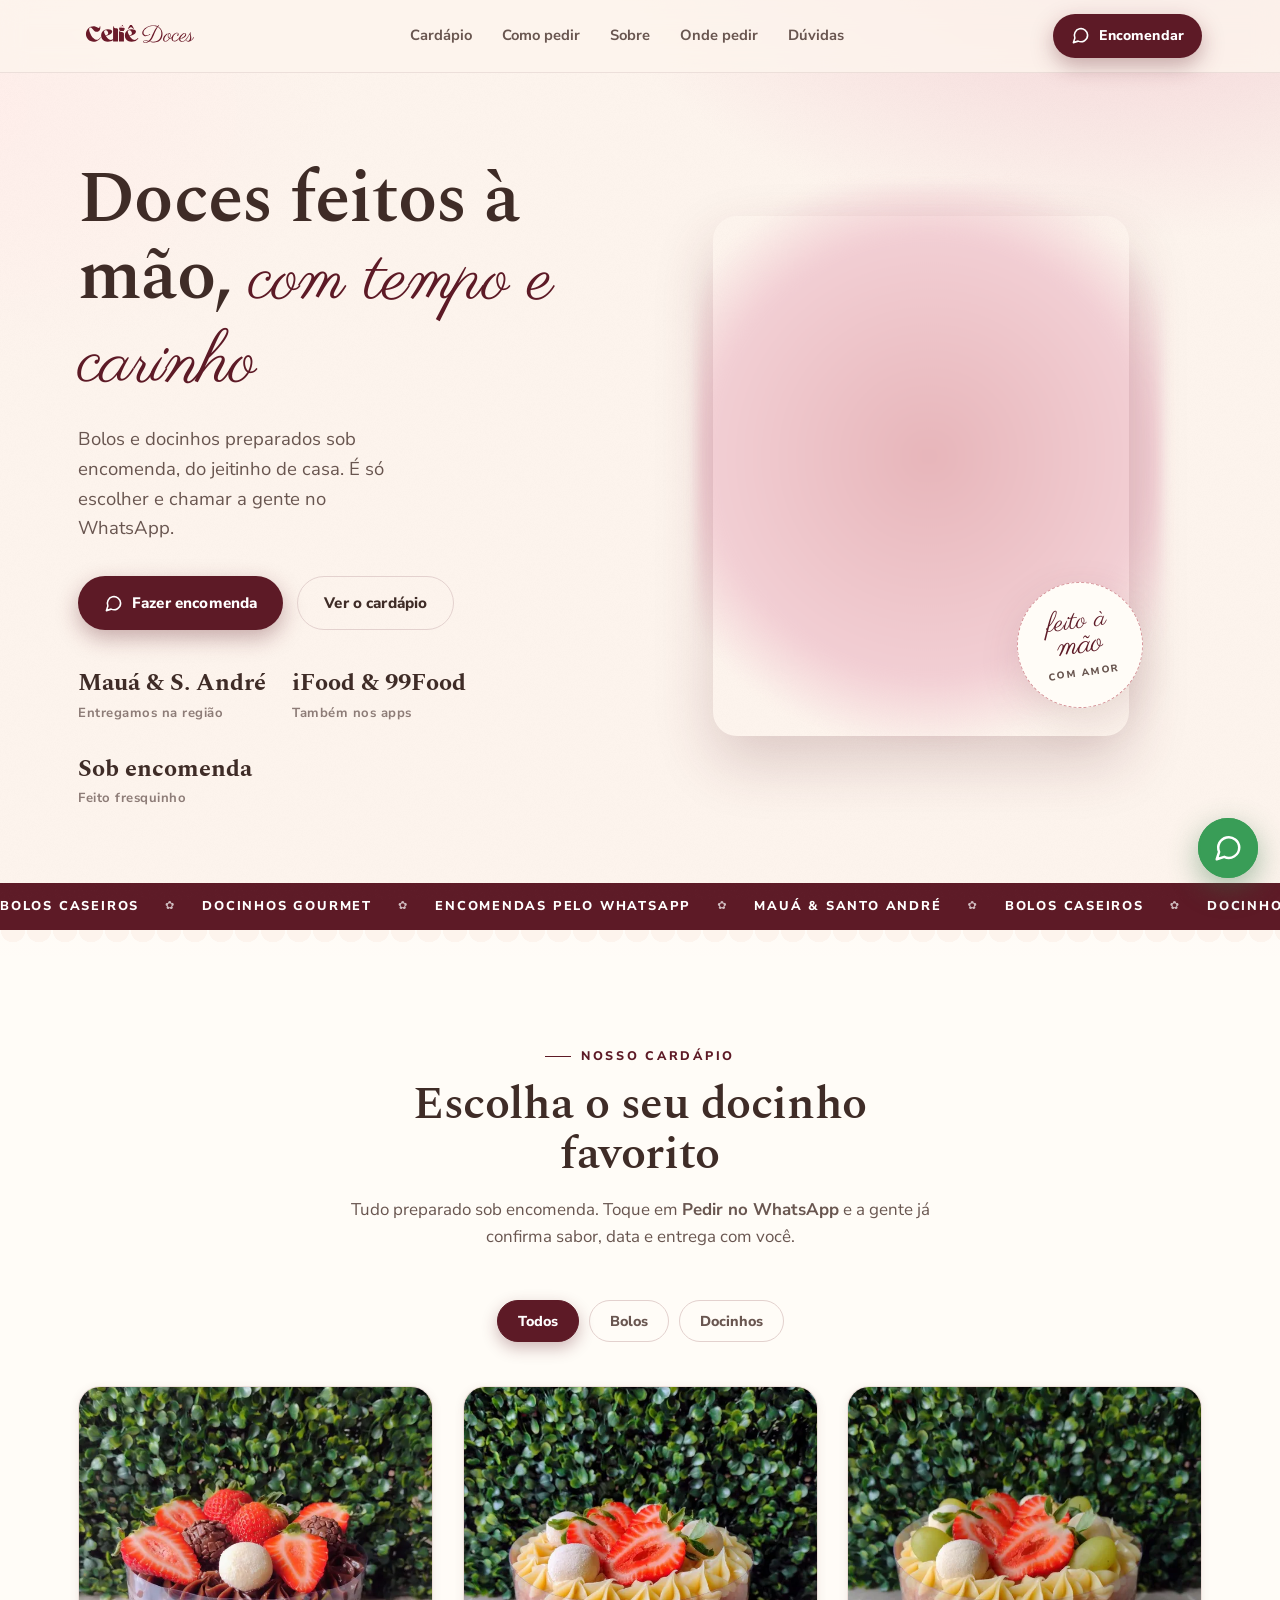
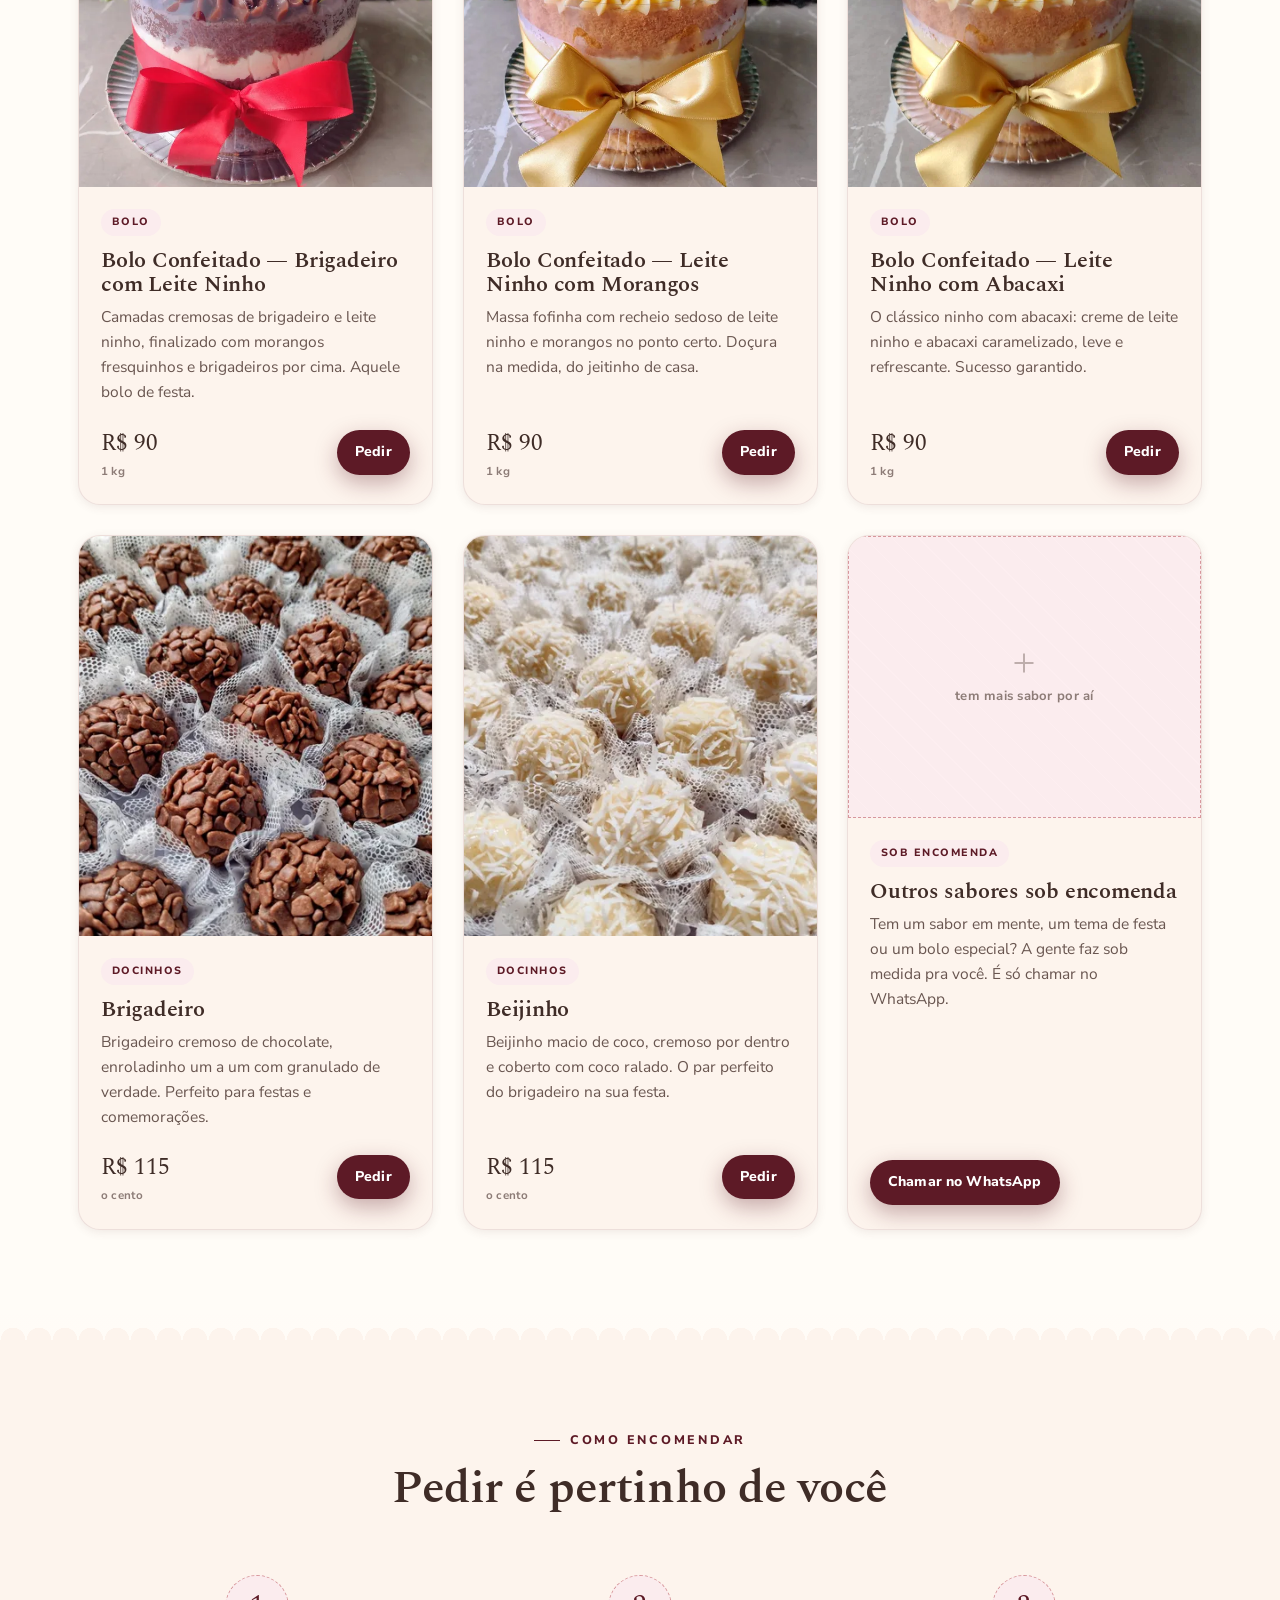
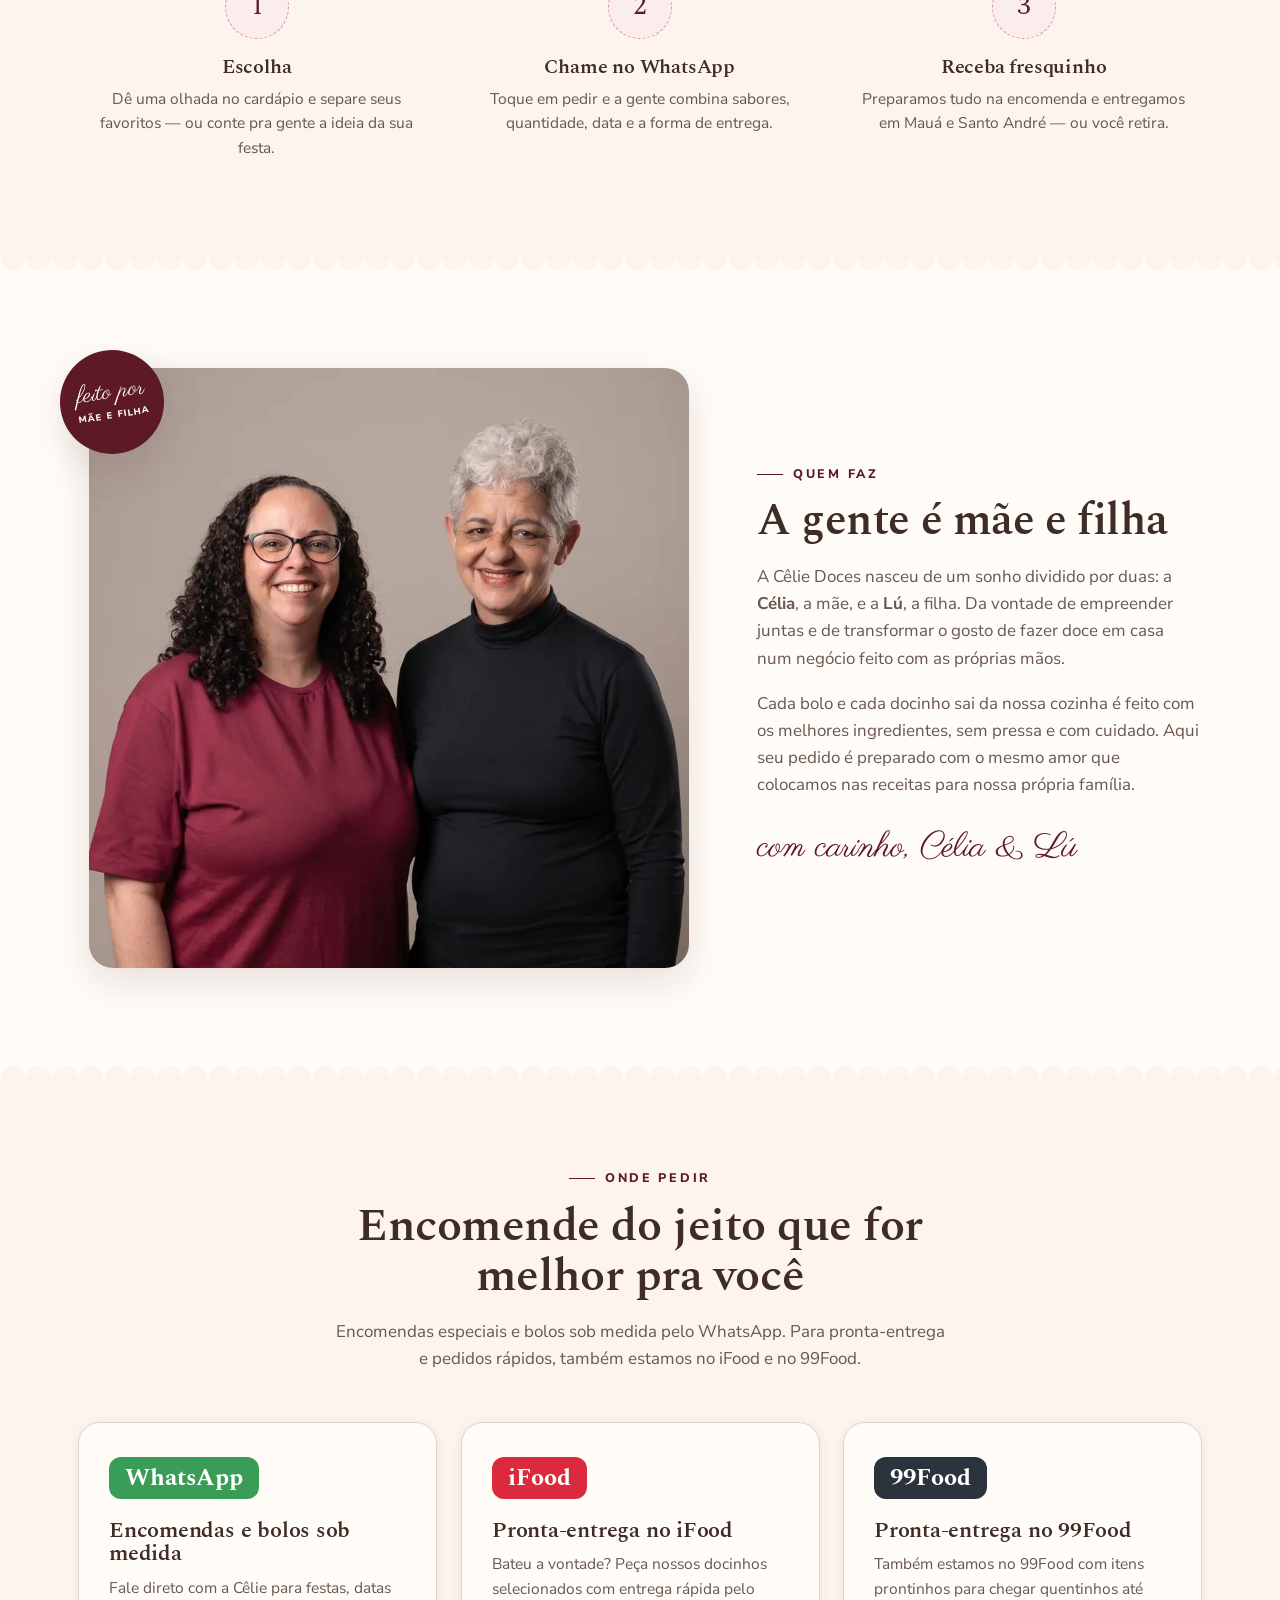
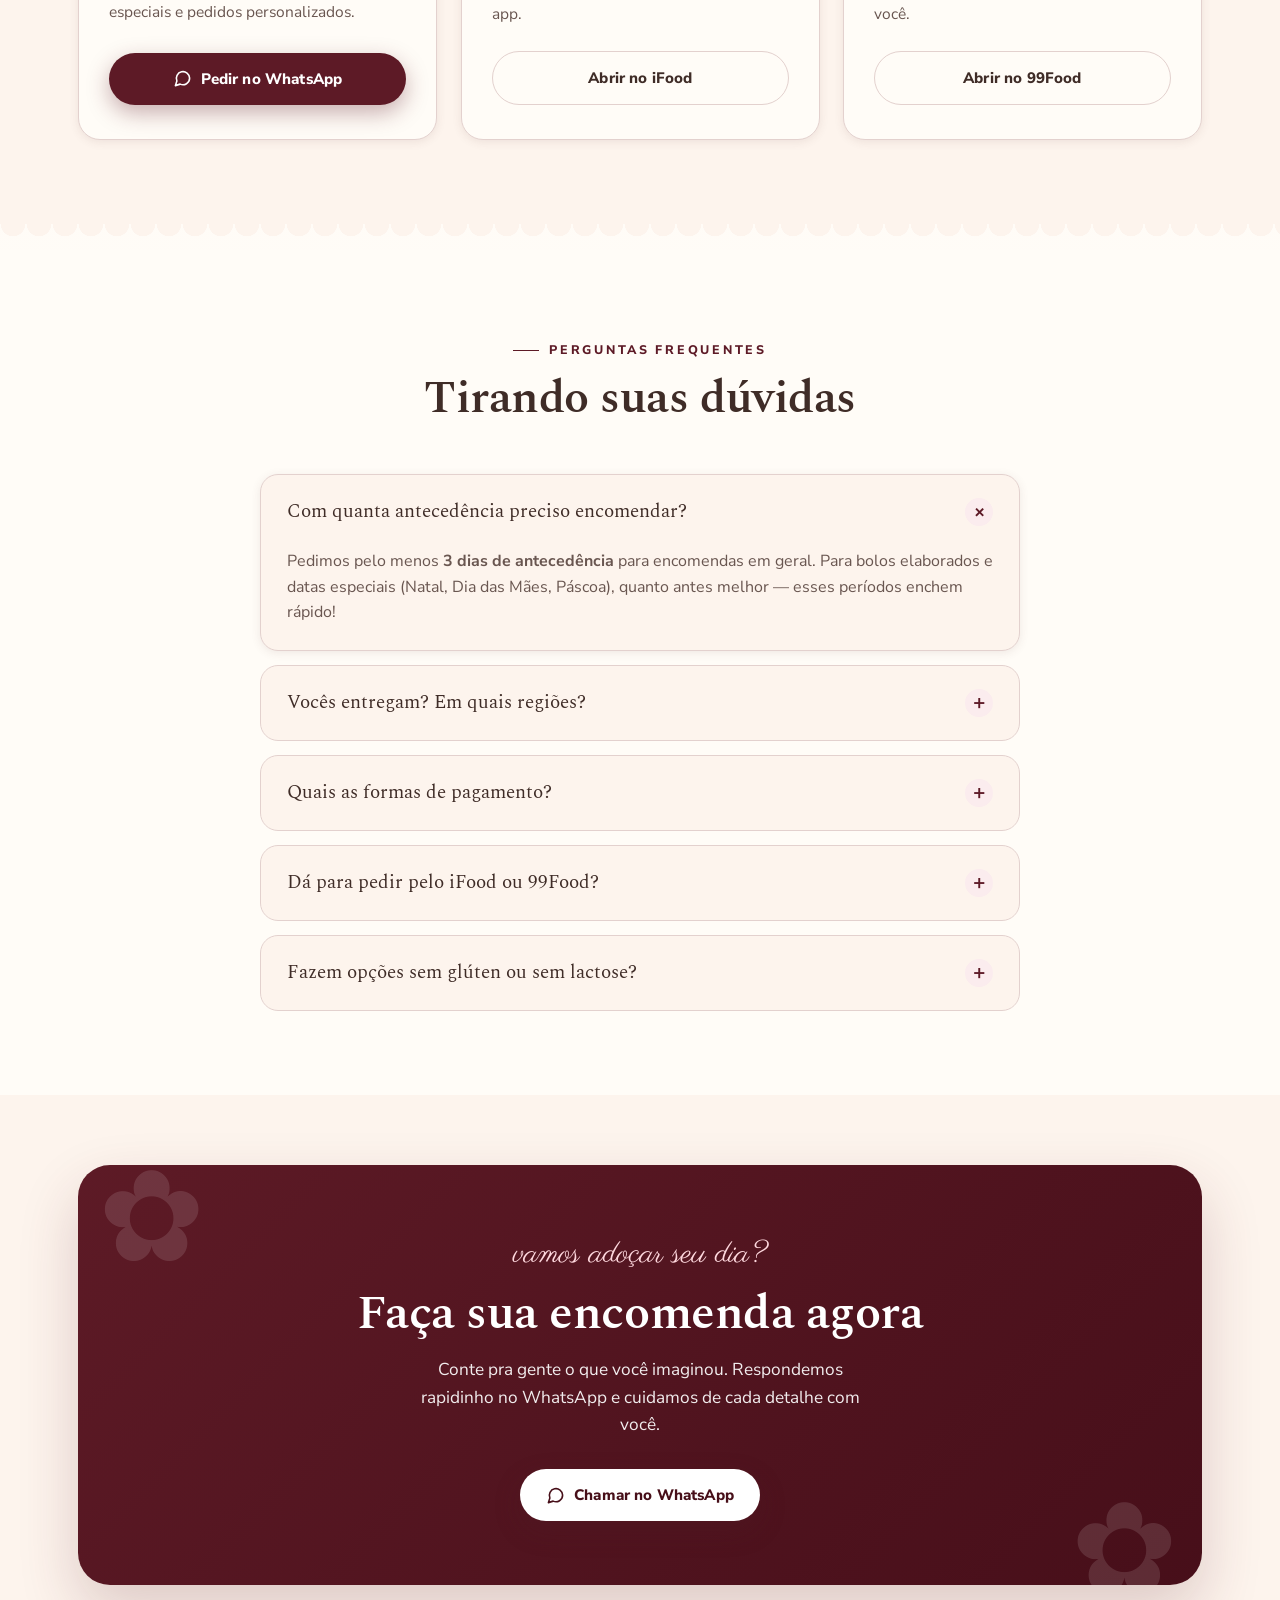
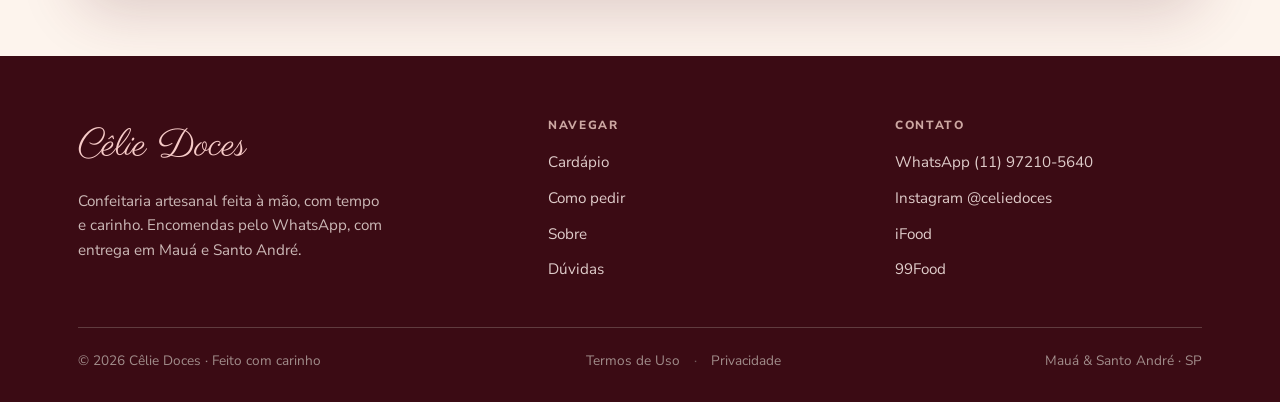
<file: index.html>
<!DOCTYPE html>
<html lang="pt-BR">
<head>
<meta charset="UTF-8">
<meta name="viewport" content="width=device-width, initial-scale=1.0">
<title>Cêlie Doces — Confeitaria artesanal por encomenda</title>
<meta name="description" content="Cêlie Doces — confeitaria artesanal feita à mão, com tempo e carinho. Bolos, tortas e docinhos sob encomenda pelo WhatsApp, com entrega em Mauá e Santo André. Também no iFood e 99Food.">
<meta name="theme-color" content="#6B1A29">
<link rel="icon" type="image/svg+xml" href="assets/LogoTab.svg">

<!-- Open Graph / social -->
<meta property="og:type" content="website">
<meta property="og:locale" content="pt_BR">
<meta property="og:title" content="Cêlie Doces — Confeitaria artesanal por encomenda">
<meta property="og:description" content="Bolos, tortas e docinhos feitos à mão, sob encomenda pelo WhatsApp. Entrega em Mauá e Santo André.">
<meta property="og:image" content="assets/bolo.jpg">
<meta name="twitter:card" content="summary_large_image">

<link rel="preconnect" href="https://fonts.googleapis.com">
<link rel="preconnect" href="https://fonts.gstatic.com" crossorigin>
<link href="https://fonts.googleapis.com/css2?family=Parisienne&family=Spectral:ital,wght@0,400;0,500;0,600;1,500&family=Nunito+Sans:wght@400;600;700;800&display=swap" rel="stylesheet">

<!-- LCP image: preload the hero photo -->
<link rel="preload" as="image" href="assets/bolo.webp"
      imagesrcset="assets/bolo-480.webp 480w, assets/bolo.webp 773w"
      imagesizes="(max-width:900px) 90vw, 50vw" fetchpriority="high">

<link rel="stylesheet" href="styles-v3.css?v=9">
</head>
<body>

<!-- ====================== NAV ====================== -->
<header class="nav">
  <div class="wrap nav-inner">
    <a href="#topo" class="brand" aria-label="Cêlie Doces">
      <img class="brand-logo" src="assets/Logo.svg" alt="Cêlie Doces" width="176" height="60">
    </a>
    <nav class="nav-links" id="navLinks">
      <a href="#cardapio">Cardápio</a>
      <a href="#encomendar">Como pedir</a>
      <a href="#sobre">Sobre</a>
      <a href="#onde-pedir">Onde pedir</a>
      <a href="#duvidas">Dúvidas</a>
    </nav>
    <div class="nav-cta">
      <a class="btn btn-primary btn-sm js-wa" data-msg="Olá, Cêlie! Vim pelo site e gostaria de fazer uma encomenda">
        <svg viewBox="0 0 24 24" fill="none" stroke="currentColor" stroke-width="2" stroke-linecap="round" stroke-linejoin="round"><path d="M21 11.5a8.4 8.4 0 0 1-12 7.6L3 21l1.9-5.9A8.4 8.4 0 1 1 21 11.5z"/></svg>
        Encomendar
      </a>
      <button class="nav-toggle" id="navToggle" aria-label="Menu" aria-expanded="false" aria-controls="navLinks">
        <svg width="20" height="20" viewBox="0 0 24 24" fill="none" stroke="currentColor" stroke-width="2.2" stroke-linecap="round"><path d="M3 6h18M3 12h18M3 18h18"/></svg>
      </button>
    </div>
  </div>
</header>

<!-- ====================== HERO ====================== -->
<main id="topo">
<section class="hero">
  <div class="wrap hero-grid">
    <div class="hero-copy">
      <h1>Doces feitos à mão, <em>com tempo e carinho</em></h1>
      <p class="lead">Bolos e docinhos preparados sob encomenda, do jeitinho de casa. É só escolher e chamar a gente no WhatsApp.</p>
      <div class="hero-actions">
        <a class="btn btn-primary js-wa" data-msg="Olá, Cêlie! Vim pelo site e gostaria de fazer uma encomenda">
          <svg viewBox="0 0 24 24" fill="none" stroke="currentColor" stroke-width="2" stroke-linecap="round" stroke-linejoin="round"><path d="M21 11.5a8.4 8.4 0 0 1-12 7.6L3 21l1.9-5.9A8.4 8.4 0 1 1 21 11.5z"/></svg>
          Fazer encomenda
        </a>
        <a class="btn btn-ghost" href="#cardapio">Ver o cardápio</a>
      </div>
    </div>
    <div class="hero-art">
      <div class="blob"></div>
      <img class="hero-img"
           src="assets/bolo.webp"
           srcset="assets/bolo-480.webp 480w, assets/bolo.webp 773w"
           sizes="(max-width:900px) 90vw, 440px"
           width="773" height="965"
           alt="Bolo de chocolate com morangos da Cêlie Doces"
           fetchpriority="high" decoding="async">
      <div class="hero-badge">
        <span class="s">feito à</span>
        <span class="s" style="font-size:2rem;margin-top:-6px">mão</span>
        <span class="t">com amor</span>
      </div>
    </div>
    <div class="hero-meta">
      <div class="item"><b>Mauá &amp; S. André</b><span>Entregamos na região</span></div>
      <div class="item"><b>iFood &amp; 99Food</b><span>Também nos apps</span></div>
      <div class="item"><b>Sob encomenda</b><span>Feito fresquinho</span></div>
    </div>
  </div>
</section>

<!-- ribbon -->
<div class="ribbon" aria-hidden="true">
  <div class="track">
    <span>Bolos caseiros</span><span>Docinhos gourmet</span><span>Encomendas pelo WhatsApp</span><span>Mauá &amp; Santo André</span>
    <span>Bolos caseiros</span><span>Docinhos gourmet</span><span>Encomendas pelo WhatsApp</span><span>Mauá &amp; Santo André</span>
  </div>
</div>

<!-- ====================== CARDÁPIO ====================== -->
<div class="scallop on-card"></div>
<section class="section menu" id="cardapio">
  <div class="wrap">
    <div class="section-head reveal">
      <span class="eyebrow">Nosso cardápio</span>
      <h2>Escolha o seu docinho favorito</h2>
      <p>Tudo preparado sob encomenda. Toque em <b>Pedir no WhatsApp</b> e a gente já confirma sabor, data e entrega com você.</p>
    </div>

    <div class="filters" id="filters">
      <button class="chip active" data-cat="todos">Todos</button>
      <button class="chip" data-cat="bolos">Bolos</button>
      <button class="chip" data-cat="docinhos">Docinhos</button>
    </div>

    <div class="grid" id="menuGrid">

      <!-- BOLOS -->
      <article class="product-card reveal" data-cat="bolos">
        <img class="product-photo" src="assets/bolo-brigadeiro-ninho.webp" width="500" height="400" loading="lazy"
             alt="Bolo confeitado de brigadeiro com leite ninho e morangos, com laço vermelho">
        <div class="pc-body">
          <span class="tag">Bolo</span>
          <h3 class="product-name">Bolo Confeitado — Brigadeiro com Leite Ninho</h3>
          <p class="product-desc">Camadas cremosas de brigadeiro e leite ninho, finalizado com morangos fresquinhos e brigadeiros por cima. Aquele bolo de festa.</p>
          <div class="pc-foot">
            <span class="product-price">R$ 90<small>1 kg</small></span>
            <a class="btn btn-primary btn-sm js-order">Pedir</a>
          </div>
        </div>
      </article>

      <article class="product-card reveal" data-cat="bolos">
        <img class="product-photo" src="assets/bolo-ninho-morango.webp" width="500" height="400" loading="lazy"
             alt="Bolo confeitado de leite ninho com morangos, com laço dourado">
        <div class="pc-body">
          <span class="tag">Bolo</span>
          <h3 class="product-name">Bolo Confeitado — Leite Ninho com Morangos</h3>
          <p class="product-desc">Massa fofinha com recheio sedoso de leite ninho e morangos no ponto certo. Doçura na medida, do jeitinho de casa.</p>
          <div class="pc-foot">
            <span class="product-price">R$ 90<small>1 kg</small></span>
            <a class="btn btn-primary btn-sm js-order">Pedir</a>
          </div>
        </div>
      </article>

      <article class="product-card reveal" data-cat="bolos">
        <img class="product-photo" src="assets/bolo-ninho-abacaxi.webp" width="500" height="400" loading="lazy"
             alt="Bolo confeitado de leite ninho com abacaxi, com laço dourado">
        <div class="pc-body">
          <span class="tag">Bolo</span>
          <h3 class="product-name">Bolo Confeitado — Leite Ninho com Abacaxi</h3>
          <p class="product-desc">O clássico ninho com abacaxi: creme de leite ninho e abacaxi caramelizado, leve e refrescante. Sucesso garantido.</p>
          <div class="pc-foot">
            <span class="product-price">R$ 90<small>1 kg</small></span>
            <a class="btn btn-primary btn-sm js-order">Pedir</a>
          </div>
        </div>
      </article>

      <!-- DOCINHOS -->
      <article class="product-card reveal" data-cat="docinhos">
        <img class="product-photo" src="assets/brigadeiro.webp" width="500" height="400" loading="lazy"
             alt="Brigadeiros enrolados um a um, com granulado de chocolate">
        <div class="pc-body">
          <span class="tag">Docinhos</span>
          <h3 class="product-name">Brigadeiro</h3>
          <p class="product-desc">Brigadeiro cremoso de chocolate, enroladinho um a um com granulado de verdade. Perfeito para festas e comemorações.</p>
          <div class="pc-foot">
            <span class="product-price">R$ 115<small>o cento</small></span>
            <a class="btn btn-primary btn-sm js-order">Pedir</a>
          </div>
        </div>
      </article>

      <article class="product-card reveal" data-cat="docinhos">
        <img class="product-photo" src="assets/beijinho.webp" width="500" height="400" loading="lazy"
             alt="Beijinhos enrolados um a um, cobertos com coco ralado">
        <div class="pc-body">
          <span class="tag">Docinhos</span>
          <h3 class="product-name">Beijinho</h3>
          <p class="product-desc">Beijinho macio de coco, cremoso por dentro e coberto com coco ralado. O par perfeito do brigadeiro na sua festa.</p>
          <div class="pc-foot">
            <span class="product-price">R$ 115<small>o cento</small></span>
            <a class="btn btn-primary btn-sm js-order">Pedir</a>
          </div>
        </div>
      </article>

      <!-- SOB ENCOMENDA (aparece só em "Todos") -->
      <article class="product-card reveal" data-cat="encomenda">
        <div class="ph" role="img" aria-label="outros sabores sob encomenda">
          <svg viewBox="0 0 24 24" fill="none" stroke="currentColor" stroke-width="1.6" stroke-linecap="round" stroke-linejoin="round"><path d="M12 5v14M5 12h14"/></svg>
          <span>tem mais sabor por aí</span>
        </div>
        <div class="pc-body">
          <span class="tag">Sob encomenda</span>
          <h3 class="product-name">Outros sabores sob encomenda</h3>
          <p class="product-desc">Tem um sabor em mente, um tema de festa ou um bolo especial? A gente faz sob medida pra você. É só chamar no WhatsApp.</p>
          <div class="pc-foot">
            <a class="btn btn-primary btn-sm js-wa" data-msg="Olá, Cêlie! Quero um doce sob encomenda. Pode me ajudar?">Chamar no WhatsApp</a>
          </div>
        </div>
      </article>

    </div>
  </div>
</section>
<div class="scallop on-card" style="transform:scaleY(-1)"></div>

<!-- ====================== COMO ENCOMENDAR ====================== -->
<section class="section" id="encomendar">
  <div class="wrap">
    <div class="section-head reveal">
      <span class="eyebrow">Como encomendar</span>
      <h2>Pedir é pertinho de você</h2>
    </div>
    <div class="steps">
      <div class="step reveal">
        <div class="num"></div>
        <h3>Escolha</h3>
        <p>Dê uma olhada no cardápio e separe seus favoritos — ou conte pra gente a ideia da sua festa.</p>
      </div>
      <div class="step reveal">
        <div class="num"></div>
        <h3>Chame no WhatsApp</h3>
        <p>Toque em pedir e a gente combina sabores, quantidade, data e a forma de entrega.</p>
      </div>
      <div class="step reveal">
        <div class="num"></div>
        <h3>Receba fresquinho</h3>
        <p>Preparamos tudo na encomenda e entregamos em Mauá e Santo André — ou você retira.</p>
      </div>
    </div>
  </div>
</section>

<!-- ====================== SOBRE ====================== -->
<div class="scallop on-card"></div>
<section class="section about" id="sobre">
  <div class="wrap about-grid">
    <div class="about-art reveal">
      <div class="stamp">
        <span class="s">feito por</span>
        <span class="t">mãe e filha</span>
      </div>
      <img class="about-photo" src="assets/celie-lu-sq.webp" width="800" height="800" loading="lazy"
           alt="Lú e Célia, mãe e filha por trás da Cêlie Doces">
    </div>
    <div class="about-text reveal">
      <span class="eyebrow">Quem faz</span>
      <h2>A gente é mãe e filha</h2>
      <p>A Cêlie Doces nasceu de um sonho dividido por duas: a <b>Célia</b>, a mãe, e a <b>Lú</b>, a filha. Da vontade de empreender juntas e de transformar o gosto de fazer doce em casa num negócio feito com as próprias mãos.</p>
      <p>Cada bolo e cada docinho sai da nossa cozinha é feito com os melhores ingredientes, sem pressa e com cuidado. Aqui seu pedido é preparado com o mesmo amor que colocamos nas receitas para nossa própria família.</p>
      <div class="about-sign">com carinho, Célia &amp; Lú</div>
    </div>
  </div>
</section>
<div class="scallop on-card" style="transform:scaleY(-1)"></div>

<!-- ====================== ONDE PEDIR ====================== -->
<section class="section where" id="onde-pedir">
  <div class="wrap">
    <div class="section-head reveal">
      <span class="eyebrow">Onde pedir</span>
      <h2>Encomende do jeito que for melhor pra você</h2>
      <p>Encomendas especiais e bolos sob medida pelo WhatsApp. Para pronta-entrega e pedidos rápidos, também estamos no iFood e no 99Food.</p>
    </div>
    <div class="where-grid">
      <div class="where-card reveal">
        <span class="logo wa">WhatsApp</span>
        <h3>Encomendas e bolos sob medida</h3>
        <p>Fale direto com a Cêlie para festas, datas especiais e pedidos personalizados.</p>
        <a class="btn btn-primary js-wa" data-msg="Olá, Cêlie! Gostaria de fazer uma encomenda">
          <svg viewBox="0 0 24 24" fill="none" stroke="currentColor" stroke-width="2" stroke-linecap="round" stroke-linejoin="round"><path d="M21 11.5a8.4 8.4 0 0 1-12 7.6L3 21l1.9-5.9A8.4 8.4 0 1 1 21 11.5z"/></svg>
          Pedir no WhatsApp
        </a>
      </div>
      <div class="where-card reveal">
        <span class="logo ifood">iFood</span>
        <h3>Pronta-entrega no iFood</h3>
        <p>Bateu a vontade? Peça nossos docinhos selecionados com entrega rápida pelo app.</p>
        <a class="btn btn-ghost" href="https://www.ifood.com.br/delivery/maua-sp/celie-doces-bolos-e-sobremesas-jardim-pilar/358d78ea-8b2d-4a40-b591-5d768172a7d7" target="_blank" rel="noopener">Abrir no iFood</a>
      </div>
      <div class="where-card reveal">
        <span class="logo food99">99Food</span>
        <h3>Pronta-entrega no 99Food</h3>
        <p>Também estamos no 99Food com itens prontinhos para chegar quentinhos até você.</p>
        <a class="btn btn-ghost" href="https://oia.99app.com/dlp9/kOAtMN" target="_blank" rel="noopener">Abrir no 99Food</a>
      </div>
    </div>
  </div>
</section>

<!-- ====================== FAQ ====================== -->
<div class="scallop on-card"></div>
<section class="section faq" id="duvidas">
  <div class="wrap">
    <div class="section-head reveal">
      <span class="eyebrow">Perguntas frequentes</span>
      <h2>Tirando suas dúvidas</h2>
    </div>
    <div class="faq-list">
      <details class="faq-item reveal" open>
        <summary>Com quanta antecedência preciso encomendar?<span class="ico">+</span></summary>
        <div class="ans">Pedimos pelo menos <b>3 dias de antecedência</b> para encomendas em geral. Para bolos elaborados e datas especiais (Natal, Dia das Mães, Páscoa), quanto antes melhor — esses períodos enchem rápido!</div>
      </details>
      <details class="faq-item reveal">
        <summary>Vocês entregam? Em quais regiões?<span class="ico">+</span></summary>
        <div class="ans">Sim! Entregamos em <b>Mauá e Santo André</b>. A taxa e o horário combinamos pelo WhatsApp de acordo com o seu bairro. Você também pode retirar o pedido com a gente.</div>
      </details>
      <details class="faq-item reveal">
        <summary>Quais as formas de pagamento?<span class="ico">+</span></summary>
        <div class="ans">Aceitamos <b>Pix, cartão e dinheiro</b>. Para encomendas maiores, pedimos um sinal de 50% para confirmar a reserva da data, e o restante na entrega.</div>
      </details>
      <details class="faq-item reveal">
        <summary>Dá para pedir pelo iFood ou 99Food?<span class="ico">+</span></summary>
        <div class="ans">Sim! Mantemos itens selecionados disponíveis nos aplicativos para <b>pronta-entrega</b>. Já as encomendas personalizadas e bolos sob medida são feitas pelo WhatsApp.</div>
      </details>
      <details class="faq-item reveal">
        <summary>Fazem opções sem glúten ou sem lactose?<span class="ico">+</span></summary>
        <div class="ans">Algumas receitas têm versão adaptada, sob consulta. Chame a gente no WhatsApp contando sua restrição que encontramos a melhor opção pra você.</div>
      </details>
    </div>
  </div>
</section>

<!-- ====================== CTA ====================== -->
<div class="cta">
  <div class="cta-inner reveal">
    <span class="script">vamos adoçar seu dia?</span>
    <h2>Faça sua encomenda agora</h2>
    <p>Conte pra gente o que você imaginou. Respondemos rapidinho no WhatsApp e cuidamos de cada detalhe com você.</p>
    <a class="btn btn-primary js-wa" data-msg="Olá, Cêlie! Vim pelo site e quero fazer uma encomenda">
      <svg viewBox="0 0 24 24" fill="none" stroke="currentColor" stroke-width="2" stroke-linecap="round" stroke-linejoin="round"><path d="M21 11.5a8.4 8.4 0 0 1-12 7.6L3 21l1.9-5.9A8.4 8.4 0 1 1 21 11.5z"/></svg>
      Chamar no WhatsApp
    </a>
  </div>
</div>
</main>

<!-- ====================== FOOTER ====================== -->
<footer class="footer">
  <div class="wrap">
    <div class="footer-grid">
      <div>
        <div class="mark">Cêlie Doces</div>
        <p>Confeitaria artesanal feita à mão, com tempo e carinho. Encomendas pelo WhatsApp, com entrega em Mauá e Santo André.</p>
      </div>
      <div>
        <h4>Navegar</h4>
        <ul>
          <li><a href="#cardapio">Cardápio</a></li>
          <li><a href="#encomendar">Como pedir</a></li>
          <li><a href="#sobre">Sobre</a></li>
          <li><a href="#duvidas">Dúvidas</a></li>
        </ul>
      </div>
      <div>
        <h4>Contato</h4>
        <ul>
          <li><a class="js-wa" data-msg="Olá, Cêlie! Vim pelo site" href="#">WhatsApp (11) 97210-5640</a></li>
          <li><a href="https://www.instagram.com/celiedoces/" target="_blank" rel="noopener">Instagram @celiedoces</a></li>
          <li><a href="https://www.ifood.com.br/delivery/maua-sp/celie-doces-bolos-e-sobremesas-jardim-pilar/358d78ea-8b2d-4a40-b591-5d768172a7d7" target="_blank" rel="noopener">iFood</a></li>
          <li><a href="https://oia.99app.com/dlp9/kOAtMN" target="_blank" rel="noopener">99Food</a></li>
        </ul>
      </div>
    </div>
    <div class="footer-bottom">
      <span>© 2026 Cêlie Doces · Feito com carinho</span>
      <span class="footer-legal">
        <a href="termos.html">Termos de Uso</a>
        <span aria-hidden="true">·</span>
        <a href="privacidade.html">Privacidade</a>
      </span>
      <span>Mauá &amp; Santo André · SP</span>
    </div>
  </div>
</footer>

<!-- floating whatsapp -->
<a class="fab js-wa" data-msg="Olá, Cêlie! Vim pelo site e gostaria de fazer uma encomenda" aria-label="Falar no WhatsApp">
  <svg viewBox="0 0 24 24" fill="none" stroke="currentColor" stroke-width="2" stroke-linecap="round" stroke-linejoin="round"><path d="M21 11.5a8.4 8.4 0 0 1-12 7.6L3 21l1.9-5.9A8.4 8.4 0 1 1 21 11.5z"/></svg>
</a>

<script src="app-v3.js?v=4" defer></script>

</body>
</html>
</file>
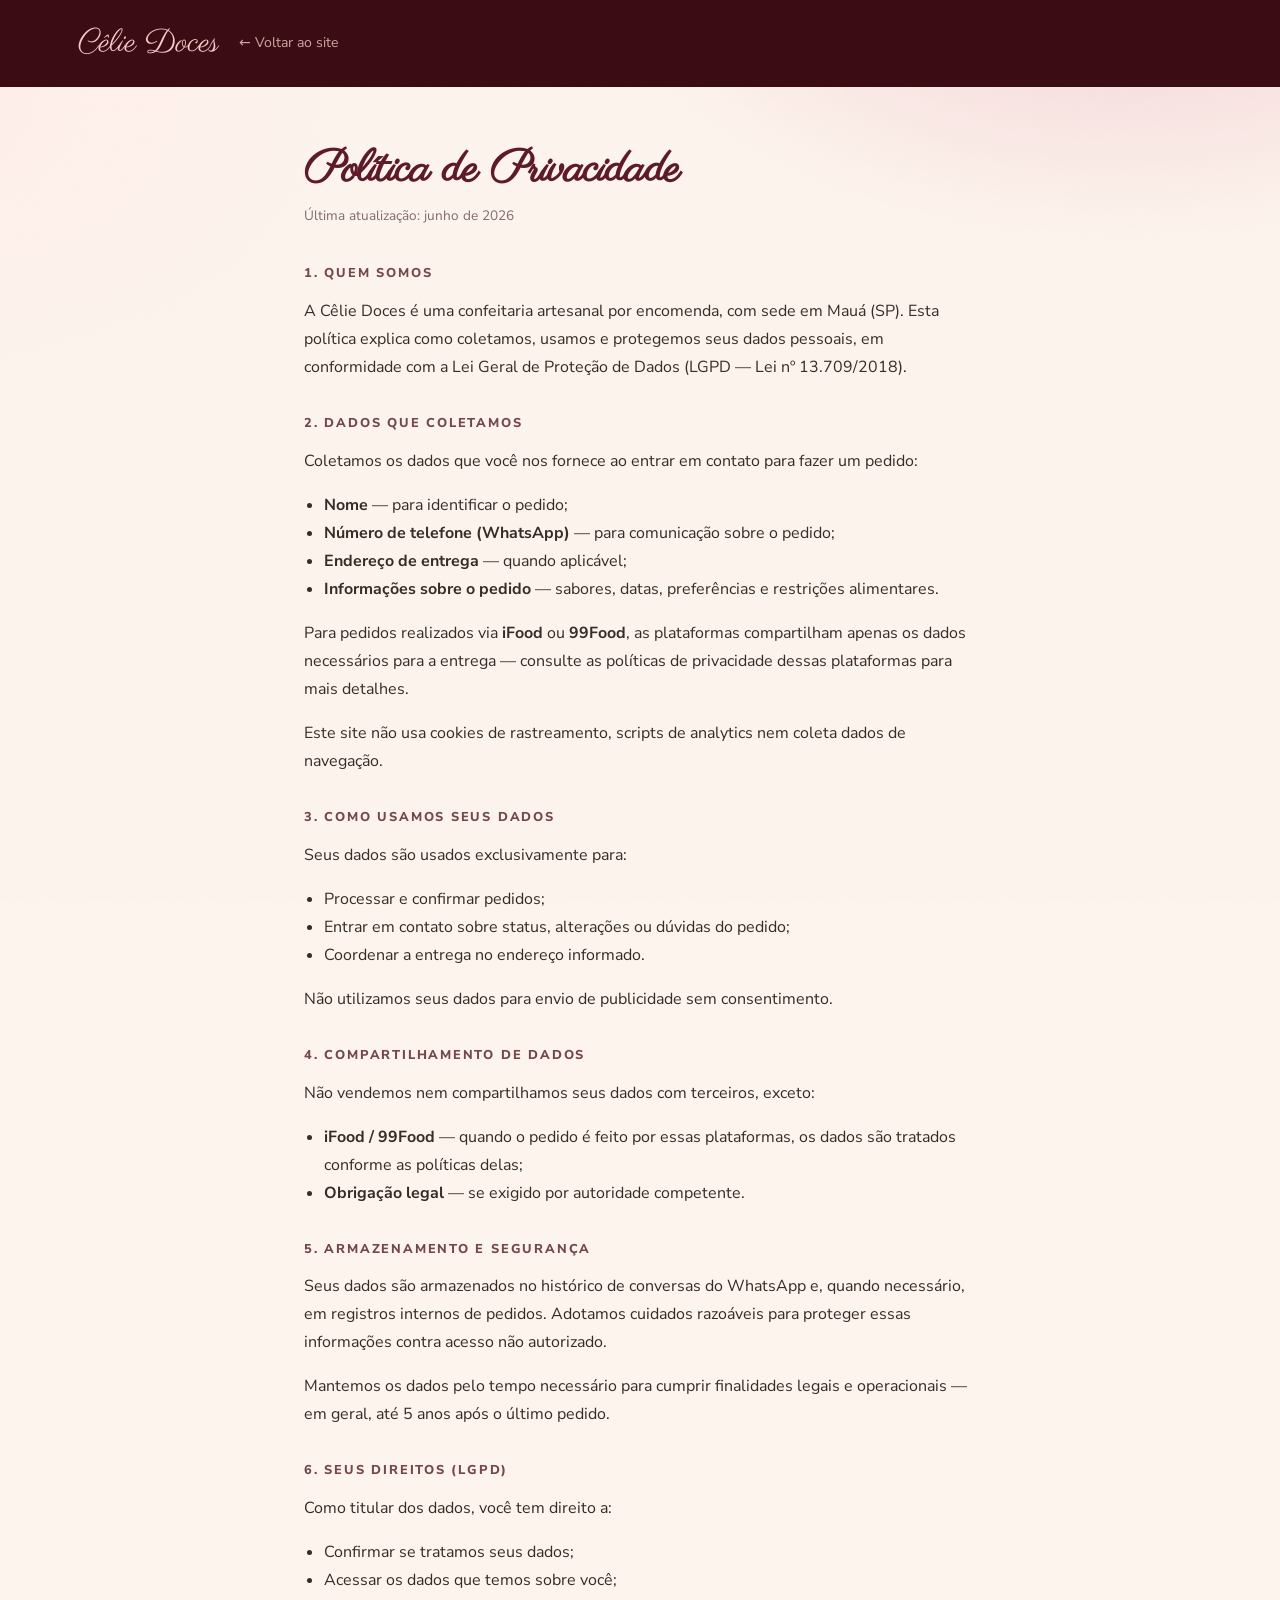
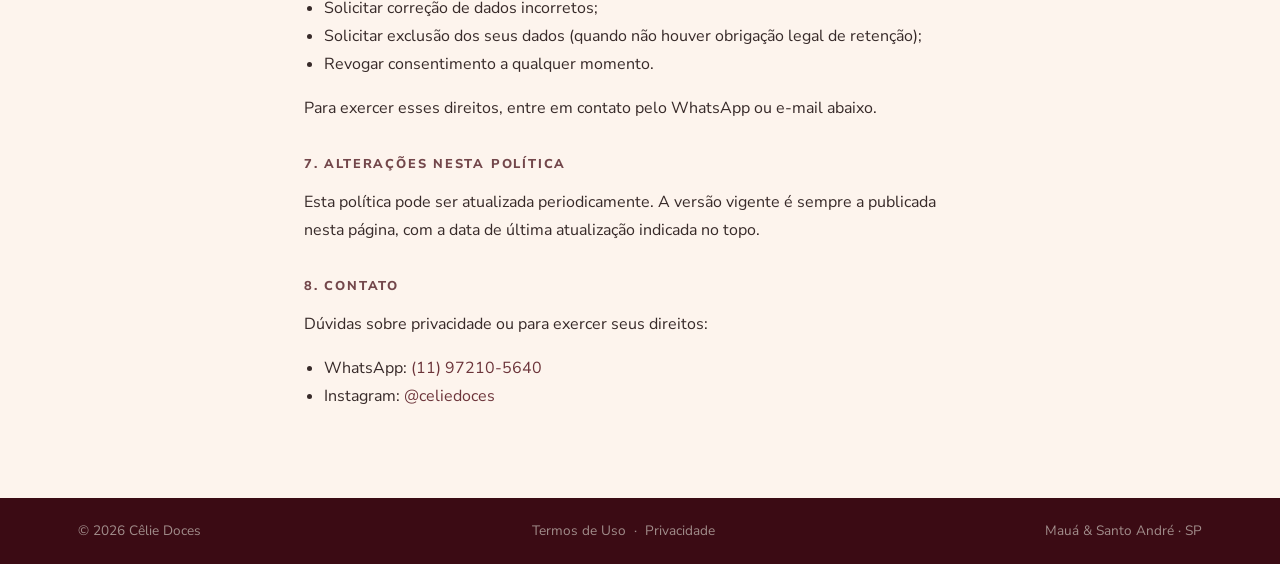
<file: privacidade.html>
<!DOCTYPE html>
<html lang="pt-BR">
<head>
<meta charset="UTF-8">
<meta name="viewport" content="width=device-width, initial-scale=1.0">
<title>Política de Privacidade — Cêlie Doces</title>
<meta name="description" content="Política de Privacidade da Cêlie Doces — como tratamos seus dados pessoais.">
<meta name="theme-color" content="#6B1A29">
<meta name="robots" content="noindex">
<link rel="icon" type="image/svg+xml" href="assets/LogoTab.svg">

<link rel="preconnect" href="https://fonts.googleapis.com">
<link rel="preconnect" href="https://fonts.gstatic.com" crossorigin>
<link href="https://fonts.googleapis.com/css2?family=Parisienne&family=Spectral:ital,wght@0,400;0,500;0,600;1,500&family=Nunito+Sans:wght@400;600;700;800&display=swap" rel="stylesheet">
<link rel="stylesheet" href="styles-v3.css?v=9">
</head>
<body>

<nav class="legal-nav">
  <div class="wrap">
    <a class="mark" href="index.html">Cêlie Doces</a>
    <a class="back" href="index.html">← Voltar ao site</a>
  </div>
</nav>

<main>
  <article class="legal-page">
    <h1>Política de Privacidade</h1>
    <p class="updated">Última atualização: junho de 2026</p>

    <h2>1. Quem somos</h2>
    <p>A Cêlie Doces é uma confeitaria artesanal por encomenda, com sede em Mauá (SP). Esta política explica como coletamos, usamos e protegemos seus dados pessoais, em conformidade com a Lei Geral de Proteção de Dados (LGPD — Lei nº 13.709/2018).</p>

    <h2>2. Dados que coletamos</h2>
    <p>Coletamos os dados que você nos fornece ao entrar em contato para fazer um pedido:</p>
    <ul>
      <li><strong>Nome</strong> — para identificar o pedido;</li>
      <li><strong>Número de telefone (WhatsApp)</strong> — para comunicação sobre o pedido;</li>
      <li><strong>Endereço de entrega</strong> — quando aplicável;</li>
      <li><strong>Informações sobre o pedido</strong> — sabores, datas, preferências e restrições alimentares.</li>
    </ul>
    <p>Para pedidos realizados via <strong>iFood</strong> ou <strong>99Food</strong>, as plataformas compartilham apenas os dados necessários para a entrega — consulte as políticas de privacidade dessas plataformas para mais detalhes.</p>
    <p>Este site não usa cookies de rastreamento, scripts de analytics nem coleta dados de navegação.</p>

    <h2>3. Como usamos seus dados</h2>
    <p>Seus dados são usados exclusivamente para:</p>
    <ul>
      <li>Processar e confirmar pedidos;</li>
      <li>Entrar em contato sobre status, alterações ou dúvidas do pedido;</li>
      <li>Coordenar a entrega no endereço informado.</li>
    </ul>
    <p>Não utilizamos seus dados para envio de publicidade sem consentimento.</p>

    <h2>4. Compartilhamento de dados</h2>
    <p>Não vendemos nem compartilhamos seus dados com terceiros, exceto:</p>
    <ul>
      <li><strong>iFood / 99Food</strong> — quando o pedido é feito por essas plataformas, os dados são tratados conforme as políticas delas;</li>
      <li><strong>Obrigação legal</strong> — se exigido por autoridade competente.</li>
    </ul>

    <h2>5. Armazenamento e segurança</h2>
    <p>Seus dados são armazenados no histórico de conversas do WhatsApp e, quando necessário, em registros internos de pedidos. Adotamos cuidados razoáveis para proteger essas informações contra acesso não autorizado.</p>
    <p>Mantemos os dados pelo tempo necessário para cumprir finalidades legais e operacionais — em geral, até 5 anos após o último pedido.</p>

    <h2>6. Seus direitos (LGPD)</h2>
    <p>Como titular dos dados, você tem direito a:</p>
    <ul>
      <li>Confirmar se tratamos seus dados;</li>
      <li>Acessar os dados que temos sobre você;</li>
      <li>Solicitar correção de dados incorretos;</li>
      <li>Solicitar exclusão dos seus dados (quando não houver obrigação legal de retenção);</li>
      <li>Revogar consentimento a qualquer momento.</li>
    </ul>
    <p>Para exercer esses direitos, entre em contato pelo WhatsApp ou e-mail abaixo.</p>

    <h2>7. Alterações nesta política</h2>
    <p>Esta política pode ser atualizada periodicamente. A versão vigente é sempre a publicada nesta página, com a data de última atualização indicada no topo.</p>

    <h2>8. Contato</h2>
    <p>Dúvidas sobre privacidade ou para exercer seus direitos:</p>
    <ul>
      <li>WhatsApp: <a href="https://wa.me/5511972105640">(11) 97210-5640</a></li>
      <li>Instagram: <a href="https://www.instagram.com/celiedoces/" target="_blank" rel="noopener">@celiedoces</a></li>
    </ul>
  </article>
</main>

<footer class="legal-footer">
  <div class="wrap">
    <span>© 2026 Cêlie Doces</span>
    <span>
      <a href="termos.html">Termos de Uso</a>
      &nbsp;·&nbsp;
      <a href="privacidade.html">Privacidade</a>
    </span>
    <span>Mauá &amp; Santo André · SP</span>
  </div>
</footer>

</body>
</html>
</file>
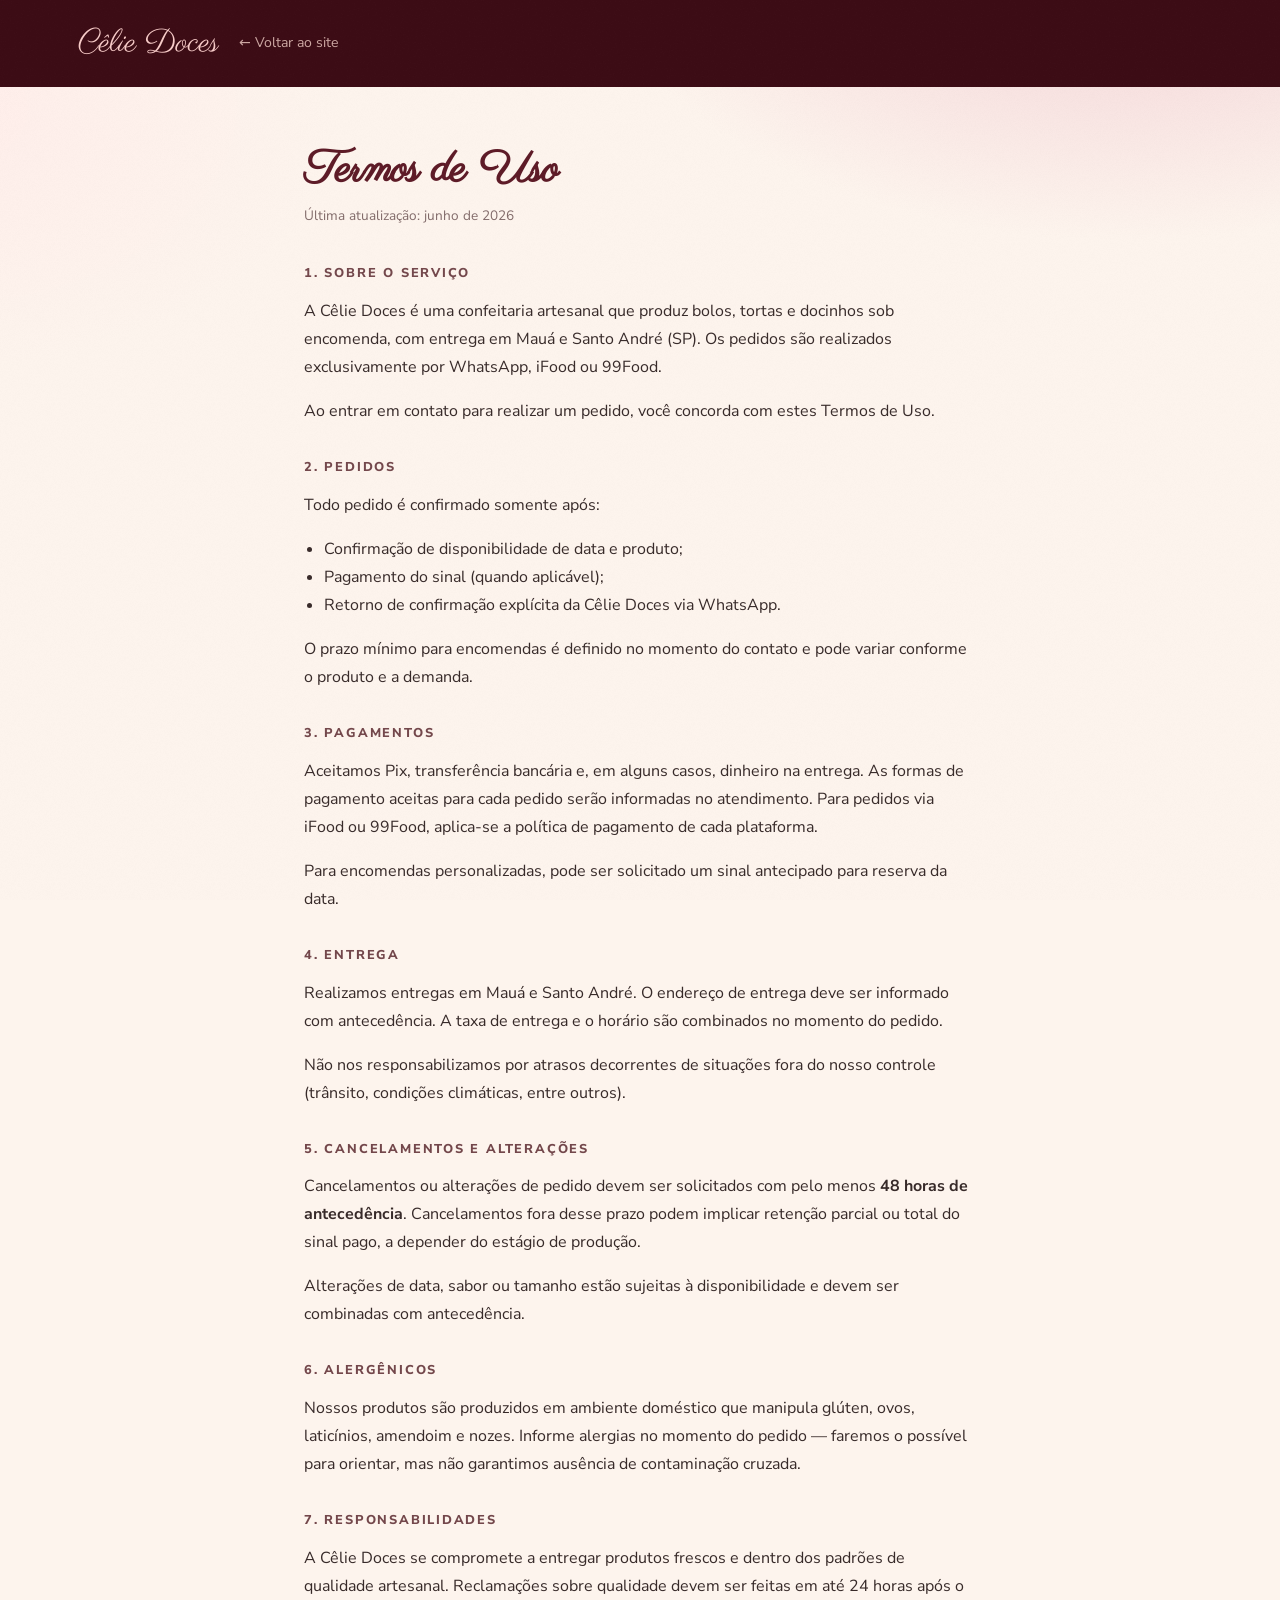
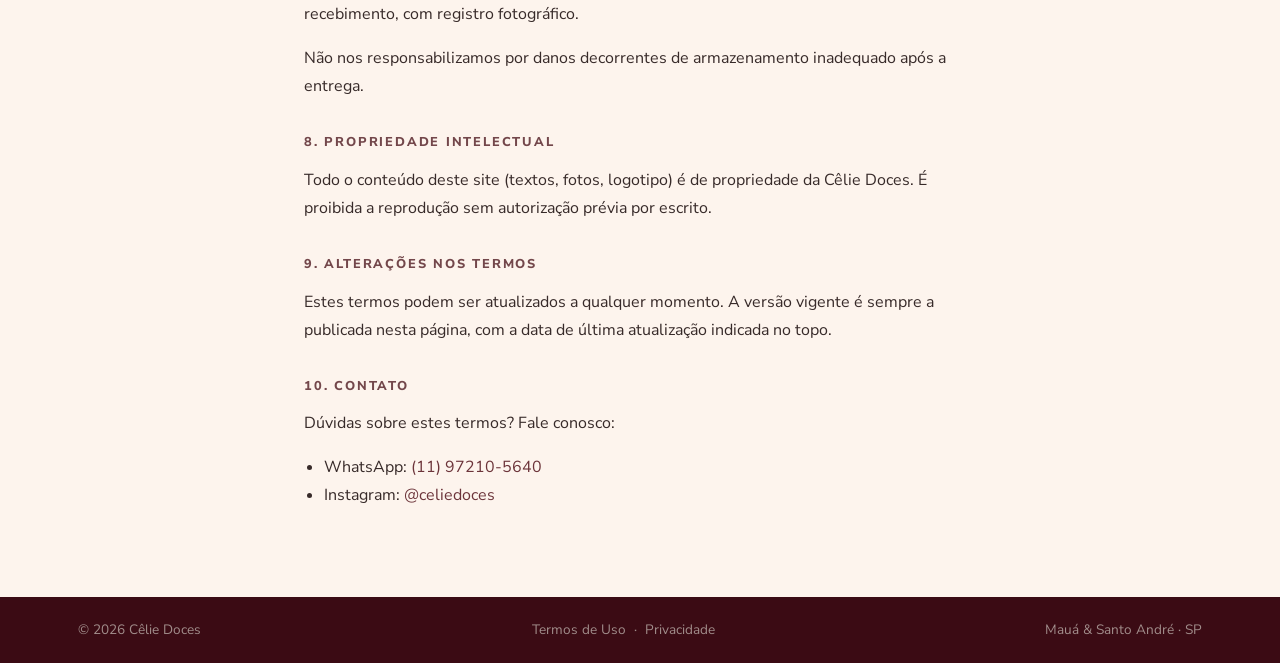
<file: termos.html>
<!DOCTYPE html>
<html lang="pt-BR">
<head>
<meta charset="UTF-8">
<meta name="viewport" content="width=device-width, initial-scale=1.0">
<title>Termos de Uso — Cêlie Doces</title>
<meta name="description" content="Termos de Uso da Cêlie Doces — confeitaria artesanal por encomenda.">
<meta name="theme-color" content="#6B1A29">
<meta name="robots" content="noindex">
<link rel="icon" type="image/svg+xml" href="assets/LogoTab.svg">

<link rel="preconnect" href="https://fonts.googleapis.com">
<link rel="preconnect" href="https://fonts.gstatic.com" crossorigin>
<link href="https://fonts.googleapis.com/css2?family=Parisienne&family=Spectral:ital,wght@0,400;0,500;0,600;1,500&family=Nunito+Sans:wght@400;600;700;800&display=swap" rel="stylesheet">
<link rel="stylesheet" href="styles-v3.css?v=9">
</head>
<body>

<nav class="legal-nav">
  <div class="wrap">
    <a class="mark" href="index.html">Cêlie Doces</a>
    <a class="back" href="index.html">← Voltar ao site</a>
  </div>
</nav>

<main>
  <article class="legal-page">
    <h1>Termos de Uso</h1>
    <p class="updated">Última atualização: junho de 2026</p>

    <h2>1. Sobre o serviço</h2>
    <p>A Cêlie Doces é uma confeitaria artesanal que produz bolos, tortas e docinhos sob encomenda, com entrega em Mauá e Santo André (SP). Os pedidos são realizados exclusivamente por WhatsApp, iFood ou 99Food.</p>
    <p>Ao entrar em contato para realizar um pedido, você concorda com estes Termos de Uso.</p>

    <h2>2. Pedidos</h2>
    <p>Todo pedido é confirmado somente após:</p>
    <ul>
      <li>Confirmação de disponibilidade de data e produto;</li>
      <li>Pagamento do sinal (quando aplicável);</li>
      <li>Retorno de confirmação explícita da Cêlie Doces via WhatsApp.</li>
    </ul>
    <p>O prazo mínimo para encomendas é definido no momento do contato e pode variar conforme o produto e a demanda.</p>

    <h2>3. Pagamentos</h2>
    <p>Aceitamos Pix, transferência bancária e, em alguns casos, dinheiro na entrega. As formas de pagamento aceitas para cada pedido serão informadas no atendimento. Para pedidos via iFood ou 99Food, aplica-se a política de pagamento de cada plataforma.</p>
    <p>Para encomendas personalizadas, pode ser solicitado um sinal antecipado para reserva da data.</p>

    <h2>4. Entrega</h2>
    <p>Realizamos entregas em Mauá e Santo André. O endereço de entrega deve ser informado com antecedência. A taxa de entrega e o horário são combinados no momento do pedido.</p>
    <p>Não nos responsabilizamos por atrasos decorrentes de situações fora do nosso controle (trânsito, condições climáticas, entre outros).</p>

    <h2>5. Cancelamentos e alterações</h2>
    <p>Cancelamentos ou alterações de pedido devem ser solicitados com pelo menos <strong>48 horas de antecedência</strong>. Cancelamentos fora desse prazo podem implicar retenção parcial ou total do sinal pago, a depender do estágio de produção.</p>
    <p>Alterações de data, sabor ou tamanho estão sujeitas à disponibilidade e devem ser combinadas com antecedência.</p>

    <h2>6. Alergênicos</h2>
    <p>Nossos produtos são produzidos em ambiente doméstico que manipula glúten, ovos, laticínios, amendoim e nozes. Informe alergias no momento do pedido — faremos o possível para orientar, mas não garantimos ausência de contaminação cruzada.</p>

    <h2>7. Responsabilidades</h2>
    <p>A Cêlie Doces se compromete a entregar produtos frescos e dentro dos padrões de qualidade artesanal. Reclamações sobre qualidade devem ser feitas em até 24 horas após o recebimento, com registro fotográfico.</p>
    <p>Não nos responsabilizamos por danos decorrentes de armazenamento inadequado após a entrega.</p>

    <h2>8. Propriedade intelectual</h2>
    <p>Todo o conteúdo deste site (textos, fotos, logotipo) é de propriedade da Cêlie Doces. É proibida a reprodução sem autorização prévia por escrito.</p>

    <h2>9. Alterações nos termos</h2>
    <p>Estes termos podem ser atualizados a qualquer momento. A versão vigente é sempre a publicada nesta página, com a data de última atualização indicada no topo.</p>

    <h2>10. Contato</h2>
    <p>Dúvidas sobre estes termos? Fale conosco:</p>
    <ul>
      <li>WhatsApp: <a href="https://wa.me/5511972105640">(11) 97210-5640</a></li>
      <li>Instagram: <a href="https://www.instagram.com/celiedoces/" target="_blank" rel="noopener">@celiedoces</a></li>
    </ul>
  </article>
</main>

<footer class="legal-footer">
  <div class="wrap">
    <span>© 2026 Cêlie Doces</span>
    <span>
      <a href="termos.html">Termos de Uso</a>
      &nbsp;·&nbsp;
      <a href="privacidade.html">Privacidade</a>
    </span>
    <span>Mauá &amp; Santo André · SP</span>
  </div>
</footer>

</body>
</html>
</file>
<file: styles-v3.css>
/* ============================================================
   Cêlie Doces — sistema visual
   Acolhedor & artesanal · base rosa claro
   ============================================================ */

:root {
  /* marca: vinho da logo (#6B1A29) + acentos rosa-claro (#EECCCD / #F9E9E9) */
  --rose: oklch(0.33 0.097 14);
  --rose-deep: oklch(0.27 0.085 14);
  --cream: oklch(0.973 0.013 62);
  --radius: 22px;
  --font-display: "Spectral", Georgia, serif;

  /* paleta fixa */
  --cream-2: oklch(0.955 0.022 54);
  --card: oklch(0.992 0.008 70);
  --pink-50: oklch(0.955 0.016 8);
  --pink-100: oklch(0.885 0.04 8);
  --pink-200: oklch(0.82 0.058 12);
  --pink-300: oklch(0.74 0.078 14);
  --ink: oklch(0.315 0.03 38);
  --ink-soft: oklch(0.47 0.028 36);
  --ink-faint: oklch(0.6 0.022 36);
  --line: oklch(0.875 0.02 30);

  --font-script: "Parisienne", cursive;
  --font-body: "Nunito Sans", system-ui, sans-serif;

  --shadow-sm: 0 2px 10px oklch(0.4 0.06 14 / 0.1);
  --shadow-md: 0 14px 40px oklch(0.4 0.08 14 / 0.15);
  --shadow-lift: 0 26px 60px oklch(0.35 0.09 14 / 0.2);

  --maxw: 1180px;
}

* { box-sizing: border-box; }

html { scroll-behavior: smooth; scroll-padding-top: 92px; }

body {
  margin: 0;
  font-family: var(--font-body);
  color: var(--ink);
  background-color: var(--cream);
  background-image:
    radial-gradient(900px 520px at 88% -8%, var(--pink-100), transparent 60%),
    radial-gradient(760px 480px at -6% 12%, oklch(0.96 0.02 30), transparent 55%);
  background-attachment: fixed;
  line-height: 1.6;
  -webkit-font-smoothing: antialiased;
  overflow-x: hidden;
}

/* fine paper grain overlay */
body::before {
  content: "";
  position: fixed;
  inset: 0;
  z-index: 0;
  pointer-events: none;
  opacity: 0.5;
  background-image: url("data:image/svg+xml,%3Csvg xmlns='http://www.w3.org/2000/svg' width='160' height='160'%3E%3Cfilter id='n'%3E%3CfeTurbulence type='fractalNoise' baseFrequency='0.85' numOctaves='2' stitchTiles='stitch'/%3E%3CfeColorMatrix type='saturate' values='0'/%3E%3C/filter%3E%3Crect width='100%25' height='100%25' filter='url(%23n)' opacity='0.045'/%3E%3C/svg%3E");
}

img { max-width: 100%; display: block; }
a { color: inherit; text-decoration: none; }

.wrap { max-width: var(--maxw); margin: 0 auto; padding: 0 28px; position: relative; z-index: 1; }

/* ---------- type ---------- */
h1, h2, h3 { font-family: var(--font-display); font-weight: 600; line-height: 1.08; letter-spacing: -0.01em; margin: 0; }

.eyebrow {
  font-family: var(--font-body);
  font-size: 0.78rem;
  font-weight: 800;
  letter-spacing: 0.22em;
  text-transform: uppercase;
  color: var(--rose);
  display: inline-flex;
  align-items: center;
  gap: 10px;
}
.eyebrow::before {
  content: "";
  width: 26px; height: 1.5px;
  background: var(--rose);
  display: inline-block;
}

.script { font-family: var(--font-script); font-weight: 400; color: var(--rose); }

/* ---------- buttons ---------- */
.btn {
  display: inline-flex;
  align-items: center;
  justify-content: center;
  gap: 9px;
  font-family: var(--font-body);
  font-weight: 800;
  font-size: 0.95rem;
  letter-spacing: 0.01em;
  border: none;
  cursor: pointer;
  padding: 14px 26px;
  border-radius: 999px;
  transition: transform .18s ease, box-shadow .18s ease, background-color .18s ease;
  white-space: nowrap;
}
.btn svg { width: 19px; height: 19px; }

.btn-primary { background: var(--rose); color: #fff; box-shadow: 0 8px 22px oklch(0.33 0.1 14 / 0.34); }
.btn-primary:hover { background: var(--rose-deep); transform: translateY(-2px); box-shadow: 0 14px 30px oklch(0.3 0.1 14 / 0.42); }

.btn-ghost { background: transparent; color: var(--ink); border: 1.5px solid var(--line); }
.btn-ghost:hover { border-color: var(--rose); color: var(--rose); transform: translateY(-2px); }

.btn-sm { padding: 11px 18px; font-size: 0.88rem; }

/* ============================================================
   NAV
   ============================================================ */
.nav {
  position: sticky; top: 0; z-index: 60;
  backdrop-filter: blur(12px);
  background: oklch(0.973 0.013 62 / 0.82);
  border-bottom: 1px solid oklch(0.87 0.02 30 / 0.6);
}
.nav-inner { display: flex; align-items: center; justify-content: space-between; height: 72px; }
.brand { display: flex; align-items: center; }
.brand-logo { height: 42px; width: auto; display: block; }

.nav-links { display: flex; gap: 30px; align-items: center; }
.nav-links a { font-weight: 700; font-size: 0.92rem; color: var(--ink-soft); position: relative; padding: 4px 0; }
.nav-links a::after { content: ""; position: absolute; left: 0; bottom: -2px; width: 0; height: 2px; background: var(--rose); transition: width .22s ease; border-radius: 2px; }
.nav-links a:hover { color: var(--ink); }
.nav-links a:hover::after { width: 100%; }
.nav-cta { display: flex; align-items: center; gap: 14px; }

.nav-toggle { display: none; }

/* ============================================================
   HERO
   ============================================================ */
.hero { padding: 70px 0 40px; position: relative; }
.hero-grid {
  display: grid;
  grid-template-columns: 1fr 1.12fr;
  grid-template-areas: "copy art" "meta art";
  column-gap: 60px; row-gap: 0;
  align-items: center;
}
.hero-copy { grid-area: copy; }
.hero-art  { grid-area: art; align-self: center; }
.hero-meta { grid-area: meta; }
.hero h1 { font-size: clamp(2.7rem, 5.6vw, 4.6rem); margin: 18px 0 0; }
.hero h1 em { font-style: normal; font-family: var(--font-script); color: var(--rose); font-weight: 400; }
.hero p.lead { font-size: 1.16rem; color: var(--ink-soft); margin: 22px 0 0; max-width: 30ch; }
.hero-actions { display: flex; gap: 14px; margin-top: 32px; flex-wrap: wrap; }
.hero-meta { display: flex; gap: 26px; margin-top: 34px; flex-wrap: wrap; }
.hero-meta .item { display: flex; flex-direction: column; }
.hero-meta .item b { font-family: var(--font-display); font-size: 1.5rem; color: var(--ink); }
.hero-meta .item span { font-size: 0.82rem; color: var(--ink-faint); font-weight: 700; letter-spacing: 0.04em; }

.hero-art { position: relative; max-width: 440px; margin-inline: auto; }
.hero-art .blob {
  position: absolute; inset: -6% -8% -10% -4%;
  background: radial-gradient(circle at 50% 45%, var(--pink-200), var(--pink-100) 55%, transparent 72%);
  filter: blur(6px); z-index: 0;
}
/* real hero photo — mirrors the prototype's <image-slot> box (shape=rounded radius=24) */
.hero-art .hero-img {
  position: relative; z-index: 1;
  width: 100%; aspect-ratio: 4/5;
  max-height: min(58vh, 520px);   /* fit the screen; crop via object-fit */
  object-fit: cover; border-radius: 24px;
  box-shadow: var(--shadow-lift);
}
.hero-badge {
  position: absolute; z-index: 2; right: -14px; bottom: 28px;
  width: 126px; height: 126px; border-radius: 50%;
  background: var(--card); box-shadow: var(--shadow-md);
  display: grid; place-content: center; text-align: center;
  border: 1px dashed var(--pink-300);
  transform: rotate(-8deg);
}
.hero-badge .s { font-family: var(--font-script); color: var(--rose); font-size: 1.7rem; line-height: 1; }
.hero-badge .t { font-size: 0.62rem; font-weight: 800; letter-spacing: 0.16em; text-transform: uppercase; color: var(--ink-soft); margin-top: 4px; }

/* ---------- ribbon marquee ---------- */
.ribbon { background: var(--rose); color: #fff; overflow: hidden; margin-top: 34px; }
.ribbon .track { display: flex; gap: 0; white-space: nowrap; animation: slide 26s linear infinite; }
.ribbon span { display: inline-flex; align-items: center; padding: 13px 0; font-weight: 800; letter-spacing: 0.14em; text-transform: uppercase; font-size: 0.8rem; }
.ribbon span::after { content: "✿"; margin: 0 26px; opacity: 0.7; font-size: 0.7rem; }
@keyframes slide { to { transform: translateX(-50%); } }

/* ============================================================
   PHOTO PLACEHOLDERS (owner fills these later)
   ============================================================ */
.ph {
  display: flex; flex-direction: column; align-items: center; justify-content: center;
  gap: 8px; text-align: center; padding: 16px;
  background:
    repeating-linear-gradient(45deg, transparent 0 18px, oklch(0.97 0.02 8 / 0.5) 18px 19px),
    var(--pink-50);
  border: 1.5px dashed var(--pink-300);
  color: var(--ink-faint);
}
.ph svg { width: 30px; height: 30px; opacity: 0.55; }
.ph span { font-size: 0.82rem; font-weight: 700; letter-spacing: 0.02em; max-width: 90%; }
.product-card .ph { width: 100%; aspect-ratio: 5/4; }
.about-art .ph { width: 100%; aspect-ratio: 1/1; border-radius: 24px; box-shadow: var(--shadow-md); }

/* real product / about photos */
.product-photo { width: 100%; aspect-ratio: 5/4; object-fit: cover; display: block; }
.about-photo { width: 100%; max-width: 600px; height: auto; margin-inline: auto; aspect-ratio: 1 / 1; object-fit: cover; border-radius: 24px; box-shadow: var(--shadow-md); display: block; }

/* ============================================================
   SECTION SHELL
   ============================================================ */
section { position: relative; z-index: 1; }
.section { padding: 84px 0; }
.section-head { text-align: center; max-width: 620px; margin: 0 auto 50px; }
.section-head h2 { font-size: clamp(2rem, 3.6vw, 2.9rem); margin-top: 14px; }
.section-head p { color: var(--ink-soft); font-size: 1.06rem; margin: 16px 0 0; }

/* scallop divider */
.scallop { height: 26px; --c: var(--cream); }
.scallop.on-card { --c: var(--card); }
.scallop::before {
  content: ""; display: block; height: 26px;
  background:
    radial-gradient(circle at 13px 0, transparent 12px, var(--c) 12.5px) 0 0 / 26px 26px repeat-x;
}

/* ============================================================
   CARDÁPIO
   ============================================================ */
.menu { background: var(--card); }
.filters { display: flex; gap: 10px; justify-content: center; flex-wrap: wrap; margin-bottom: 44px; }
.chip {
  font-family: var(--font-body); font-weight: 800; font-size: 0.9rem;
  padding: 10px 20px; border-radius: 999px; cursor: pointer;
  border: 1.5px solid var(--line); background: transparent; color: var(--ink-soft);
  transition: all .18s ease;
}
.chip:hover { border-color: var(--pink-300); color: var(--ink); }
.chip.active { background: var(--rose); border-color: var(--rose); color: #fff; box-shadow: 0 6px 16px oklch(0.33 0.1 14 / 0.3); }

.grid { display: grid; grid-template-columns: repeat(3, 1fr); gap: 30px; }

.product-card {
  background: var(--cream); border-radius: var(--radius);
  overflow: hidden; box-shadow: var(--shadow-sm);
  border: 1px solid oklch(0.9 0.018 30 / 0.8);
  display: flex; flex-direction: column;
  transition: transform .22s ease, box-shadow .22s ease;
}
.product-card:hover { transform: translateY(-6px); box-shadow: var(--shadow-md); }
.product-card .pc-body { padding: 22px 22px 24px; display: flex; flex-direction: column; flex: 1; }
.product-card .tag {
  align-self: flex-start; font-size: 0.66rem; font-weight: 800; letter-spacing: 0.14em;
  text-transform: uppercase; color: var(--rose); background: var(--pink-50);
  padding: 5px 11px; border-radius: 999px; margin-bottom: 12px;
}
.product-name { font-family: var(--font-display); font-size: 1.4rem; }
.product-desc { color: var(--ink-soft); font-size: 0.97rem; margin: 9px 0 0; flex: 1; }
.pc-foot { display: flex; align-items: center; justify-content: space-between; gap: 12px; margin-top: 20px; }
.product-price { font-family: var(--font-display); font-size: 1.45rem; color: var(--ink); white-space: nowrap; }
.product-price small { font-family: var(--font-body); font-weight: 700; font-size: 0.72rem; color: var(--ink-faint); display: block; letter-spacing: 0.02em; }

/* ============================================================
   COMO ENCOMENDAR
   ============================================================ */
.steps { display: grid; grid-template-columns: repeat(3, 1fr); gap: 26px; counter-reset: step; }
.step { text-align: center; padding: 12px; }
.step .num {
  counter-increment: step; width: 64px; height: 64px; margin: 0 auto 18px;
  border-radius: 50%; border: 1.5px dashed var(--pink-300); background: var(--pink-50);
  display: grid; place-content: center; font-family: var(--font-display); font-size: 1.7rem; color: var(--rose);
}
.step .num::before { content: counter(step); }
.step h3 { font-size: 1.25rem; }
.step p { color: var(--ink-soft); margin: 8px 0 0; font-size: 0.97rem; }

/* ============================================================
   SOBRE
   ============================================================ */
.about { background: var(--card); }
.about-grid { display: grid; grid-template-columns: 1.4fr 1fr; gap: 56px; align-items: center; }
.about-art { position: relative; }
.about-art .stamp {
  position: absolute; left: -18px; top: -18px; z-index: 2;
  background: var(--rose); color: #fff; border-radius: 50%; width: 104px; height: 104px;
  display: grid; place-content: center; text-align: center; transform: rotate(-9deg);
  box-shadow: var(--shadow-md);
}
.about-art .stamp .s { font-family: var(--font-script); font-size: 1.5rem; line-height: 1; }
.about-art .stamp .t { font-size: 0.56rem; font-weight: 800; letter-spacing: 0.12em; text-transform: uppercase; margin-top: 3px; }
.about-text h2 { font-size: clamp(2rem, 3.4vw, 2.8rem); margin: 14px 0 0; }
.about-text p { color: var(--ink-soft); margin: 18px 0 0; font-size: 1.06rem; }
.about-sign { font-family: var(--font-script); color: var(--rose); font-size: 2.2rem; margin-top: 22px; }

/* ============================================================
   ONDE PEDIR (delivery apps)
   ============================================================ */
.where-grid { display: grid; grid-template-columns: repeat(3, 1fr); gap: 24px; margin-top: 8px; }
.where-card {
  background: var(--card); border-radius: var(--radius); padding: 34px 30px;
  border: 1px solid var(--line); box-shadow: var(--shadow-sm);
  display: flex; flex-direction: column; align-items: flex-start; gap: 6px;
  transition: transform .2s ease, box-shadow .2s ease;
}
.where-card:hover { transform: translateY(-5px); box-shadow: var(--shadow-md); }
.where-card .logo {
  font-family: var(--font-display); font-weight: 700; font-size: 1.5rem;
  padding: 9px 16px; border-radius: 12px; margin-bottom: 14px; color: #fff; line-height: 1;
}
.logo.wa { background: oklch(0.62 0.14 150); }
.logo.ifood { background: oklch(0.58 0.21 22); }
.logo.food99 { background: oklch(0.32 0.02 250); }
.where-card h3 { font-size: 1.35rem; }
.where-card p { color: var(--ink-soft); margin: 4px 0 18px; font-size: 0.97rem; }
.where-card .btn { margin-top: auto; align-self: stretch; }

/* ============================================================
   FAQ
   ============================================================ */
.faq { background: var(--card); }
.faq-list { max-width: 760px; margin: 0 auto; display: flex; flex-direction: column; gap: 14px; }
.faq-item { background: var(--cream); border: 1px solid var(--line); border-radius: 18px; overflow: hidden; transition: box-shadow .2s ease; }
.faq-item[open] { box-shadow: var(--shadow-sm); }
.faq-item summary {
  list-style: none; cursor: pointer; padding: 22px 26px;
  display: flex; align-items: center; justify-content: space-between; gap: 16px;
  font-family: var(--font-display); font-size: 1.18rem; color: var(--ink);
}
.faq-item summary::-webkit-details-marker { display: none; }
.faq-item .ico { width: 28px; height: 28px; flex-shrink: 0; border-radius: 50%; background: var(--pink-50); color: var(--rose); display: grid; place-content: center; font-size: 1.3rem; transition: transform .25s ease; font-family: var(--font-body); font-weight: 700; }
.faq-item[open] .ico { transform: rotate(45deg); }
.faq-item .ans { padding: 0 26px 24px; color: var(--ink-soft); font-size: 1rem; }

/* ============================================================
   CTA STRIP
   ============================================================ */
.cta {
  margin: 0 auto; max-width: calc(var(--maxw) - 0px);
  text-align: center; padding: 70px 28px;
}
.cta-inner {
  background: linear-gradient(135deg, var(--rose), var(--rose-deep));
  color: #fff; border-radius: 32px; padding: 64px 40px;
  box-shadow: var(--shadow-lift); position: relative; overflow: hidden;
}
.cta-inner::before, .cta-inner::after {
  content: "✿"; position: absolute; font-size: 8rem; opacity: 0.12; line-height: 1;
}
.cta-inner::before { top: -10px; left: 20px; }
.cta-inner::after { bottom: -30px; right: 24px; }
.cta-inner .script { color: oklch(0.92 0.05 8); font-size: 2rem; }
.cta-inner h2 { font-size: clamp(2rem, 4vw, 3rem); margin: 8px 0 0; color: #fff; }
.cta-inner p { margin: 16px auto 30px; max-width: 46ch; opacity: 0.92; font-size: 1.08rem; }
.cta-inner .btn-primary { background: #fff; color: var(--rose-deep); box-shadow: 0 10px 26px oklch(0.3 0.08 9 / 0.3); }
.cta-inner .btn-primary:hover { background: var(--cream); }

/* ============================================================
   FOOTER
   ============================================================ */
.footer { background: oklch(0.24 0.075 14); color: oklch(0.9 0.02 22); padding: 60px 0 30px; position: relative; z-index: 1; }
.footer-grid { display: grid; grid-template-columns: 1.4fr 1fr 1fr; gap: 40px; }
.footer .mark { font-family: var(--font-script); font-size: 2.4rem; color: oklch(0.88 0.05 24); }
.footer p { color: oklch(0.8 0.022 22); font-size: 0.95rem; margin: 12px 0 0; max-width: 34ch; }
.footer h4 { font-family: var(--font-body); font-weight: 800; letter-spacing: 0.14em; text-transform: uppercase; font-size: 0.74rem; color: oklch(0.76 0.045 26); margin: 0 0 16px; }
.footer ul { list-style: none; padding: 0; margin: 0; display: flex; flex-direction: column; gap: 10px; }
.footer ul a { color: oklch(0.86 0.022 22); font-size: 0.95rem; }
.footer ul a:hover { color: #fff; }
.footer-bottom { border-top: 1px solid oklch(0.4 0.05 14); margin-top: 44px; padding-top: 22px; display: flex; justify-content: space-between; flex-wrap: wrap; gap: 12px; font-size: 0.85rem; color: oklch(0.66 0.025 22); }

/* ---------- floating whatsapp ---------- */
.fab {
  position: fixed; right: 22px; bottom: 22px; z-index: 80;
  width: 60px; height: 60px; border-radius: 50%;
  background: oklch(0.62 0.14 150); color: #fff;
  display: grid; place-content: center;
  box-shadow: 0 10px 30px oklch(0.5 0.1 150 / 0.45);
  transition: transform .2s ease;
}
.fab:hover { transform: scale(1.08); }
.fab svg { width: 30px; height: 30px; }
.fab::after {
  content: ""; position: absolute; inset: 0; border-radius: 50%;
  border: 2px solid oklch(0.62 0.14 150); animation: ping 2.4s ease-out infinite;
}
@keyframes ping { 0% { transform: scale(1); opacity: 0.6; } 100% { transform: scale(1.5); opacity: 0; } }

/* ============================================================
   SCROLL REVEAL (vanilla IntersectionObserver adds .in)
   ============================================================ */
.reveal {
  opacity: 0;
  transform: translateY(16px);
  transition: opacity .6s ease, transform .6s ease;
  will-change: opacity, transform;
}
.reveal.in { opacity: 1; transform: none; }

/* ============================================================
   RESPONSIVE
   ============================================================ */
@media (max-width: 900px) {
  .hero-grid, .about-grid { grid-template-columns: 1fr; gap: 40px; }
  /* mobile order: copy → foto do bolo → meta (Mauá & Santo André) */
  .hero-grid { grid-template-areas: "copy" "art" "meta"; }
  .hero-art { max-width: 420px; margin-inline: auto; }
  .hero-meta { margin-top: 0; justify-content: center; text-align: center; }
  /* foto das donas: quadrado menor, centralizado, p/ caber no mobile */
  .about-photo { max-width: 520px; margin-inline: auto; }
  .grid, .steps, .where-grid { grid-template-columns: repeat(2, 1fr); }
  .footer-grid { grid-template-columns: 1fr 1fr; }
  .nav-links { display: none; }
  .nav-links.open {
    display: flex; flex-direction: column; position: absolute; top: 72px; left: 0; right: 0;
    background: var(--cream); padding: 20px 28px; gap: 18px; border-bottom: 1px solid var(--line);
    box-shadow: var(--shadow-md);
  }
  .nav-toggle { display: grid; place-content: center; background: none; border: 1.5px solid var(--line); border-radius: 12px; width: 42px; height: 42px; cursor: pointer; }
  .nav-cta .btn { display: none; }
}
@media (max-width: 560px) {
  .wrap { padding: 0 18px; }
  .steps, .where-grid, .footer-grid { grid-template-columns: 1fr; }
  .section { padding: 60px 0; }
  .hero-meta { gap: 18px; }

  /* Cardápio → swipeable carousel (pure CSS scroll-snap, peek next card) */
  .menu .grid {
    display: flex; gap: 16px;
    overflow-x: auto;
    scroll-snap-type: x mandatory;
    -webkit-overflow-scrolling: touch;
    margin: 0 -18px;            /* bleed to screen edges */
    padding: 4px 18px 18px;     /* first card aligns to content; room for shadow */
    scroll-padding-left: 18px;
    scrollbar-width: none;      /* Firefox */
  }
  .menu .grid::-webkit-scrollbar { display: none; }  /* WebKit/Chrome */
  .menu .product-card {
    flex: 0 0 84%;              /* <100% → next card peeks = swipe affordance */
    scroll-snap-align: start;
  }
}

/* Respect reduced-motion preferences (ribbon marquee + FAB ping) */
@media (prefers-reduced-motion: reduce) {
  .ribbon .track { animation: none; }
  .fab::after { animation: none; }
  html { scroll-behavior: auto; }
  .reveal { opacity: 1; transform: none; transition: none; }
}

/* ---------- legal footer links ---------- */
.footer-legal { display: flex; gap: 14px; align-items: center; }
.footer-legal a { color: oklch(0.66 0.025 22); font-size: 0.85rem; }
.footer-legal a:hover { color: #fff; }
.footer-legal span[aria-hidden] { color: oklch(0.5 0.03 22); font-size: 0.85rem; }

/* ---------- legal pages ---------- */
.legal-nav { background: oklch(0.24 0.075 14); padding: 18px 0; }
.legal-nav .wrap { display: flex; align-items: center; gap: 20px; }
.legal-nav .mark { font-family: var(--font-script); font-size: 2rem; color: oklch(0.88 0.05 24); text-decoration: none; }
.legal-nav a.back { color: oklch(0.76 0.045 26); font-size: 0.88rem; }
.legal-nav a.back:hover { color: #fff; }

.legal-page { max-width: 720px; margin: 0 auto; padding: 60px 24px 80px; }
.legal-page h1 { font-family: var(--font-script); font-size: 2.8rem; color: oklch(0.33 0.097 14); margin: 0 0 8px; }
.legal-page .updated { font-size: 0.85rem; color: oklch(0.55 0.03 22); margin: 0 0 40px; }
.legal-page h2 { font-family: var(--font-body); font-weight: 800; font-size: 0.8rem; letter-spacing: 0.14em; text-transform: uppercase; color: oklch(0.45 0.06 14); margin: 36px 0 10px; }
.legal-page p, .legal-page li { font-family: var(--font-body); font-size: 1rem; line-height: 1.75; color: oklch(0.3 0.02 22); }
.legal-page ul { padding-left: 20px; margin: 8px 0; }
.legal-page a { color: oklch(0.4 0.08 14); }
.legal-page a:hover { text-decoration: underline; }

.legal-footer { background: oklch(0.24 0.075 14); padding: 22px 0; }
.legal-footer .wrap { display: flex; justify-content: space-between; flex-wrap: wrap; gap: 12px; font-size: 0.85rem; color: oklch(0.66 0.025 22); }
.legal-footer a { color: oklch(0.66 0.025 22); }
.legal-footer a:hover { color: #fff; }
</file>
